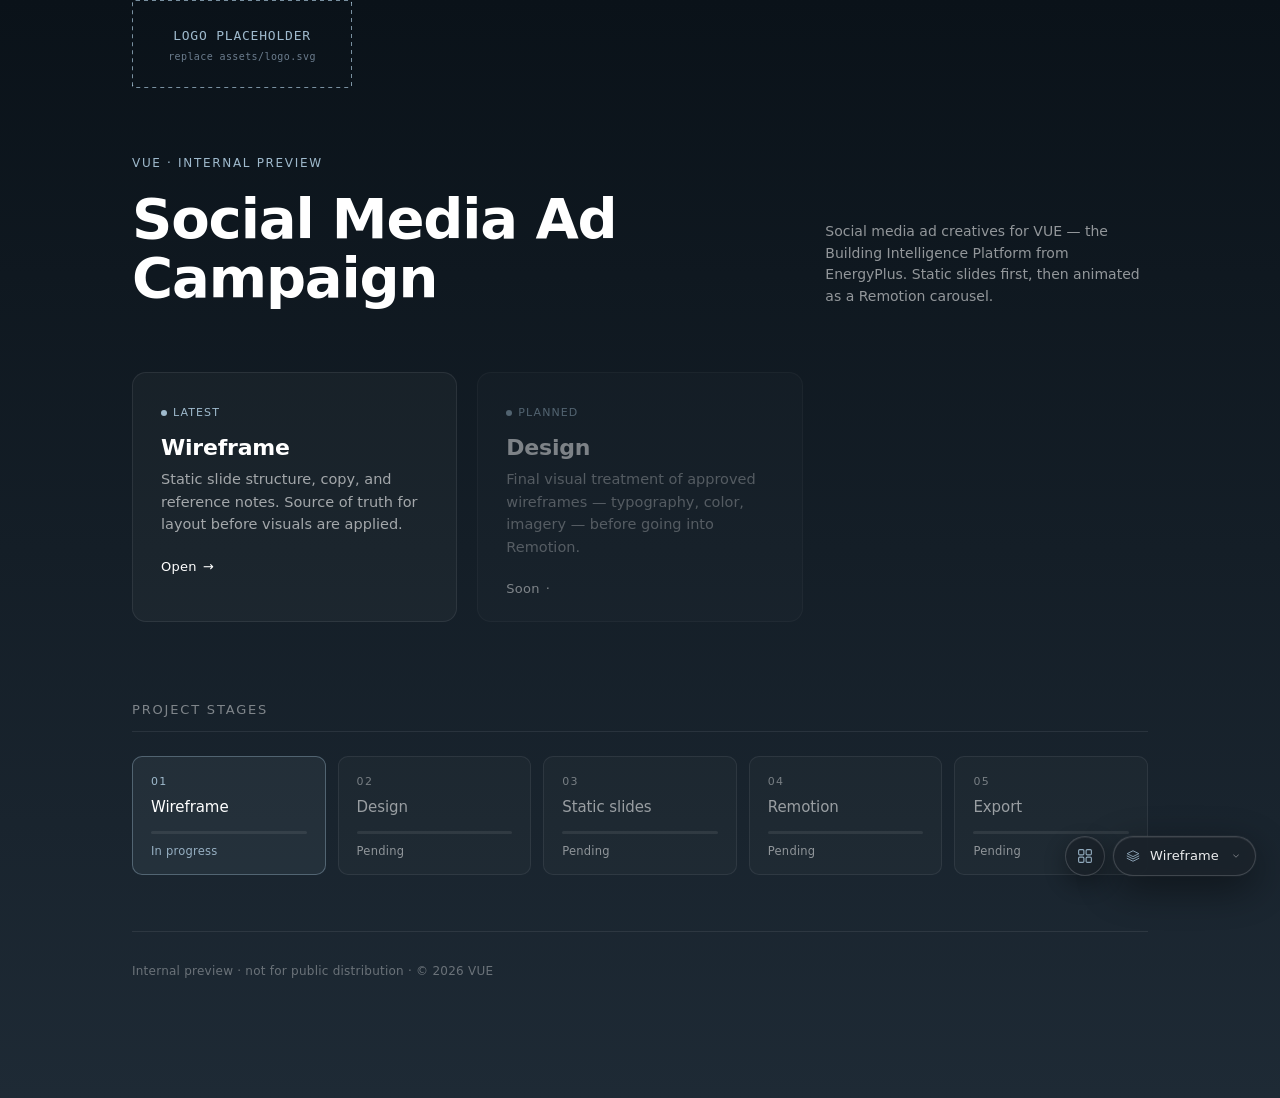
<file: index.html>
<!DOCTYPE html>
<html lang="en">
<head>
<meta charset="UTF-8">
<meta name="viewport" content="width=device-width, initial-scale=1.0">
<meta name="robots" content="noindex, nofollow">
<title>VUE SMM — Preview Dashboard</title>

<!--
  Favicon: studio-blue square with brand initial. Only the letter changes
  per project (V); the fill color stays locked.
-->
<link rel="icon" href="data:image/svg+xml,%3Csvg xmlns='http://www.w3.org/2000/svg' viewBox='0 0 100 100'%3E%3Crect width='100' height='100' fill='%23116490'/%3E%3Ctext x='50' y='62' text-anchor='middle' font-family='system-ui,sans-serif' font-weight='700' font-size='42' fill='white'%3EV%3C/text%3E%3C/svg%3E">

<link rel="stylesheet" href="shared/service-menu.css">

<style>
/* ─────────────────────────────────────────────────────────────────
   Launcher palette — studio-fixed. Don't repaint per project.
   Brand expression lives inside concept pages, not in the launcher.
   ─────────────────────────────────────────────────────────────── */
:root {
  --brand-blue:       #116490;
  --brand-blue-dark:  #0d4f72;
  --brand-blue-light: #9FBACD;
  --brand-blue-pale:  #e8f2f7;

  --bg-top:    #0a1219;
  --bg-bottom: #1e2a35;
  --charcoal:  #1e2a35;
  --white:     #fff;
  --border:    #d8e5ed;
}

/* ─────────────────────────────────────────────────────────────────
   Reset + base
   ─────────────────────────────────────────────────────────────── */
* { box-sizing: border-box; margin: 0; padding: 0; }

html, body {
  font-family: ui-sans-serif, system-ui, -apple-system, "Segoe UI", Roboto, "Helvetica Neue", Arial, sans-serif;
  -webkit-font-smoothing: antialiased;
  background: var(--charcoal);
  color: var(--white);
  min-height: 100%;
}

body {
  min-height: 100vh;
  display: flex;
  flex-direction: column;
  background: linear-gradient(180deg, var(--bg-top) 0%, var(--bg-bottom) 100%);
}

.launcher {
  flex: 1;
  max-width: 1080px;
  width: 100%;
  margin: 0 auto;
  padding: 0 32px 120px;          /* logo sticks to viewport top */
}

/* ─── Logo (top-left, h=88px, attached to top edge) ───────────── */

.launcher__logo {
  display: block;
  height: 88px;
  margin-bottom: 64px;
}
.launcher__logo img {
  display: block;
  height: 100%;
  width: auto;
}

/* ─── Header (2:1 grid — title + subtitle in right column) ───── */

.launcher__header {
  display: grid;
  grid-template-columns: 2fr 1fr;
  gap: 48px;
  align-items: end;
  margin-bottom: 64px;
}

.launcher__eyebrow {
  display: inline-block;
  font-size: 12px;
  font-weight: 500;
  text-transform: uppercase;
  letter-spacing: 0.14em;
  color: var(--brand-blue-light);
  margin-bottom: 20px;
}

.launcher__title {
  font-size: clamp(32px, 5vw, 56px);
  font-weight: 700;
  letter-spacing: -0.02em;
  line-height: 1.05;
}

.launcher__subtitle {
  font-size: 14px;
  line-height: 1.55;
  color: rgba(255, 255, 255, 0.55);
}

@media (max-width: 760px) {
  .launcher__header {
    grid-template-columns: 1fr;
    gap: 16px;
    align-items: start;
  }
}

/* ─── Version cards grid ──────────────────────────────────────── */

.launcher__grid {
  display: grid;
  grid-template-columns: repeat(auto-fill, minmax(320px, 1fr));
  gap: 20px;
  margin-bottom: 64px;
}

.version-card {
  display: block;
  padding: 28px 28px 24px;
  background: rgba(255, 255, 255, 0.03);
  border: 1px solid rgba(255, 255, 255, 0.08);
  border-radius: 14px;
  text-decoration: none;
  color: inherit;
  transition: transform 240ms ease, background 240ms ease, border-color 240ms ease;
}

.version-card:hover {
  transform: translateY(-2px);
  background: rgba(255, 255, 255, 0.05);
  border-color: rgba(255, 255, 255, 0.16);
}

.version-card__tag {
  display: inline-flex;
  align-items: center;
  gap: 6px;
  font-size: 11px;
  font-weight: 500;
  text-transform: uppercase;
  letter-spacing: 0.1em;
  color: var(--brand-blue-light);
  margin-bottom: 16px;
}

.version-card__tag::before {
  content: "";
  width: 6px;
  height: 6px;
  border-radius: 50%;
  background: currentColor;
}

.version-card__title {
  font-size: 22px;
  font-weight: 600;
  letter-spacing: -0.01em;
  margin-bottom: 8px;
}

.version-card__desc {
  font-size: 14.5px;
  line-height: 1.55;
  color: rgba(255, 255, 255, 0.6);
  margin-bottom: 20px;
}

.version-card__cta {
  font-size: 13px;
  font-weight: 500;
  letter-spacing: 0.02em;
  color: var(--white);
  display: inline-flex;
  align-items: center;
  gap: 6px;
}

.version-card__cta::after {
  content: "→";
  transition: transform 200ms ease;
  display: inline-block;
}

.version-card:hover .version-card__cta::after {
  transform: translateX(4px);
}

.version-card[data-status="planned"] {
  opacity: 0.45;
  cursor: default;
  pointer-events: none;
}

.version-card[data-status="planned"] .version-card__cta::after {
  content: "·";
}

/* ─── Section heading ────────────────────────────────────────── */

.launcher__section-title {
  font-size: 13px;
  font-weight: 500;
  text-transform: uppercase;
  letter-spacing: 0.14em;
  color: rgba(255, 255, 255, 0.45);
  margin: 80px 0 24px;
  padding-bottom: 14px;
  border-bottom: 1px solid rgba(255, 255, 255, 0.08);
}

/* ─── Project stages ─────────────────────────────────────────── */

.stage-track {
  display: grid;
  grid-template-columns: repeat(5, minmax(0, 1fr));
  gap: 12px;
  list-style: none;
  margin: 0;
  padding: 0;
}

.stage {
  position: relative;
  padding: 18px 18px 16px;
  background: rgba(255, 255, 255, 0.025);
  border: 1px solid rgba(255, 255, 255, 0.07);
  border-radius: 10px;
  transition: background 200ms ease, border-color 200ms ease;
}

.stage[data-status="done"] {
  background: rgba(79, 197, 156, 0.05);
  border-color: rgba(79, 197, 156, 0.22);
}

.stage[data-status="active"] {
  background: rgba(159, 186, 205, 0.08);
  border-color: rgba(159, 186, 205, 0.38);
}

.stage__index {
  font-size: 11px;
  font-weight: 500;
  letter-spacing: 0.12em;
  color: rgba(255, 255, 255, 0.4);
  font-variant-numeric: tabular-nums;
  margin-bottom: 10px;
}

.stage[data-status="done"]   .stage__index { color: #4fc59c; }
.stage[data-status="active"] .stage__index { color: var(--brand-blue-light); }

.stage__name {
  font-size: 15px;
  font-weight: 500;
  color: var(--white);
  letter-spacing: -0.005em;
  margin-bottom: 14px;
  line-height: 1.25;
}

.stage[data-status="pending"] .stage__name { color: rgba(255, 255, 255, 0.55); }

.stage__progress {
  height: 3px;
  background: rgba(255, 255, 255, 0.08);
  border-radius: 2px;
  overflow: hidden;
  margin-bottom: 10px;
}

.stage__progress span {
  display: block;
  height: 100%;
  background: rgba(255, 255, 255, 0.2);
  border-radius: 2px;
  transition: width 600ms ease;
}

.stage[data-status="done"]   .stage__progress span { background: #4fc59c; }
.stage[data-status="active"] .stage__progress span { background: var(--brand-blue-light); }

.stage__status {
  font-size: 11.5px;
  letter-spacing: 0.02em;
  color: rgba(255, 255, 255, 0.5);
  font-variant-numeric: tabular-nums;
}

.stage[data-status="done"]   .stage__status { color: rgba(79, 197, 156, 0.9); }
.stage[data-status="active"] .stage__status { color: rgba(159, 186, 205, 0.92); }

@media (max-width: 760px) {
  .stage-track { grid-template-columns: 1fr 1fr; }
}

@media (max-width: 480px) {
  .stage-track { grid-template-columns: 1fr; }
}

/* ─── Footer ──────────────────────────────────────────────────── */

.launcher__footer {
  font-size: 12px;
  color: rgba(255, 255, 255, 0.35);
  letter-spacing: 0.02em;
  margin-top: 56px;
  padding-top: 32px;
  border-top: 1px solid rgba(255, 255, 255, 0.08);
}
</style>
</head>
<body>

<!--
  Per-page chip config — feeds shared/service-menu.js.
  Edit VERSIONS as new preview folders come online.
  (Design slot will be added once the design concept is built.)
-->
<script>
  window.PREVIEW_PROJECT_NAME = "VUE SMM";
  window.PREVIEW_DEFAULT_VERSION = "wireframe";
  window.PREVIEW_VERSIONS = [
    { id: "wireframe", label: "Wireframe", desc: "Static slide structure & copy",   path: "wireframe/" },
    { id: "launcher",  label: "Launcher",  desc: "Index of all preview versions",   path: "" }
  ];
</script>

<main class="launcher">

  <!-- assets/logo.svg is a PLACEHOLDER mark — replace with the real VUE mark
       before showing externally. Keeps height: 88px. -->
  <a class="launcher__logo" href="./" aria-label="VUE SMM">
    <img src="assets/logo.svg" alt="VUE SMM">
  </a>

  <header class="launcher__header">
    <div class="launcher__header-main">
      <span class="launcher__eyebrow">VUE · Internal Preview</span>
      <h1 class="launcher__title">Social Media Ad Campaign</h1>
    </div>
    <p class="launcher__subtitle">
      Social media ad creatives for VUE — the Building Intelligence Platform from EnergyPlus. Static slides first, then animated as a Remotion carousel.
    </p>
  </header>

  <!-- ── Version cards ─────────────────────────────────────────
       Statuses:
         (default)             — interactive
         data-status="planned" — dimmed, not clickable yet
  -->
  <div class="launcher__grid">
    <a class="version-card" href="wireframe/">
      <span class="version-card__tag">Latest</span>
      <h2 class="version-card__title">Wireframe</h2>
      <p class="version-card__desc">
        Static slide structure, copy, and reference notes. Source of truth for layout before visuals are applied.
      </p>
      <span class="version-card__cta">Open</span>
    </a>

    <a class="version-card" data-status="planned" href="#">
      <span class="version-card__tag">Planned</span>
      <h2 class="version-card__title">Design</h2>
      <p class="version-card__desc">
        Final visual treatment of approved wireframes — typography, color, imagery — before going into Remotion.
      </p>
      <span class="version-card__cta">Soon</span>
    </a>
  </div>

  <h2 class="launcher__section-title">Project stages</h2>
  <ol class="stage-track">
    <li class="stage" data-status="active">
      <div class="stage__index">01</div>
      <div class="stage__name">Wireframe</div>
      <div class="stage__progress"><span style="width: 0%"></span></div>
      <div class="stage__status">In progress</div>
    </li>
    <li class="stage" data-status="pending">
      <div class="stage__index">02</div>
      <div class="stage__name">Design</div>
      <div class="stage__progress"><span style="width: 0%"></span></div>
      <div class="stage__status">Pending</div>
    </li>
    <li class="stage" data-status="pending">
      <div class="stage__index">03</div>
      <div class="stage__name">Static slides</div>
      <div class="stage__progress"><span style="width: 0%"></span></div>
      <div class="stage__status">Pending</div>
    </li>
    <li class="stage" data-status="pending">
      <div class="stage__index">04</div>
      <div class="stage__name">Remotion</div>
      <div class="stage__progress"><span style="width: 0%"></span></div>
      <div class="stage__status">Pending</div>
    </li>
    <li class="stage" data-status="pending">
      <div class="stage__index">05</div>
      <div class="stage__name">Export</div>
      <div class="stage__progress"><span style="width: 0%"></span></div>
      <div class="stage__status">Pending</div>
    </li>
  </ol>

  <p class="launcher__footer">
    Internal preview · not for public distribution · © 2026 VUE
  </p>
</main>

<script defer src="shared/service-menu.js"></script>
</body>
</html>
</file>
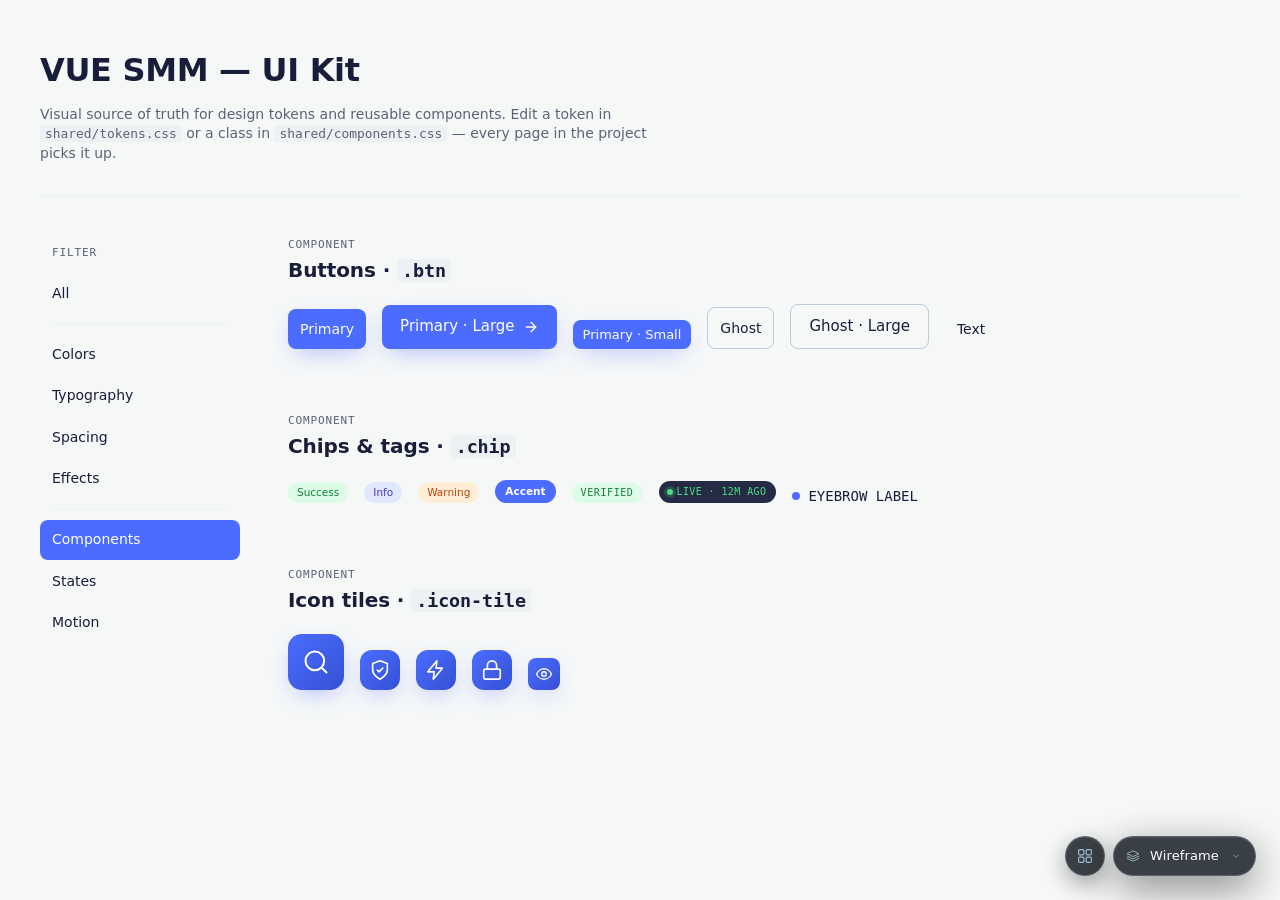
<file: uikit/index.html>
<!DOCTYPE html>
<html lang="en">
<head>
<meta charset="UTF-8">
<meta name="viewport" content="width=device-width, initial-scale=1.0">
<meta name="robots" content="noindex, nofollow">
<title>VUE SMM — UI Kit</title>

<link rel="icon" href="data:image/svg+xml,%3Csvg xmlns='http://www.w3.org/2000/svg' viewBox='0 0 100 100'%3E%3Crect width='100' height='100' rx='22' fill='%234B6CFF'/%3E%3Ctext x='50' y='62' text-anchor='middle' font-family='system-ui,sans-serif' font-weight='700' font-size='42' fill='white'%3EV%3C/text%3E%3C/svg%3E">

<!-- Single source of truth: tokens + components -->
<link rel="stylesheet" href="../shared/tokens.css">
<link rel="stylesheet" href="../shared/components.css">
<link rel="stylesheet" href="../shared/service-menu.css">

<style>
/* ════════════════════════════════════════════════════════════════
   UI KIT — page-specific layout. All component styling lives in
   shared/components.css. Tokens come from shared/tokens.css.
   ──────────────────────────────────────────────────────────── */

* { box-sizing: border-box; margin: 0; padding: 0; }
html, body { min-height: 100%; }

body {
  font-family: var(--font-sans);
  font-size: var(--text-body);
  line-height: 1.4;
  color: var(--color-ink);
  background: var(--color-paper);
  -webkit-font-smoothing: antialiased;
  -moz-osx-font-smoothing: grayscale;
  padding: var(--space-12) var(--space-6) 120px;
}

img, svg { display: block; max-width: 100%; }
button { font: inherit; cursor: pointer; }
code {
  font-family: var(--font-mono);
  font-size: 0.92em;
  padding: 1px 5px;
  background: var(--color-border-light);
  border-radius: var(--radius-sm);
}

/* ─── Page header ──────────────────────────────────────────── */

.lib {
  max-width: 1200px;
  margin: 0 auto;
  display: flex;
  flex-direction: column;
  gap: var(--space-10);
}
.lib__header {
  display: flex;
  flex-direction: column;
  gap: var(--space-3);
  padding-bottom: var(--space-8);
  border-bottom: 1px solid var(--color-border-light);
}
.lib__header h1 {
  font-size: var(--text-h2);
  font-weight: 700;
  letter-spacing: -0.01em;
}
.lib__header p {
  font-size: var(--text-small);
  color: var(--color-mute);
  max-width: 640px;
}

/* ─── Two-column layout: sticky sidebar + content ──────────── */

.lib__layout {
  display: grid;
  grid-template-columns: 200px 1fr;
  gap: var(--space-12);
  align-items: flex-start;
}
.lib__sidebar { position: sticky; top: var(--space-8); }
.lib__content {
  display: flex;
  flex-direction: column;
  gap: var(--space-16);
  min-width: 0;
}

/* ─── Filter nav ───────────────────────────────────────────── */

.lib-nav { display: flex; flex-direction: column; gap: 2px; }
.lib-nav__heading {
  font-family: var(--font-mono);
  font-size: 11px;
  font-weight: 500;
  color: var(--color-mute);
  letter-spacing: 0.08em;
  text-transform: uppercase;
  padding: var(--space-2) var(--space-3);
  margin-bottom: var(--space-1);
}
.lib-nav__item {
  text-align: left;
  padding: 10px var(--space-3);
  font-family: var(--font-sans);
  font-size: var(--text-small);
  font-weight: 500;
  color: var(--color-ink);
  background: transparent;
  border: 0;
  border-radius: var(--radius-md);
  cursor: pointer;
  transition: background var(--duration-fast) ease, color var(--duration-fast) ease;
  white-space: nowrap;
}
.lib-nav__item:hover { background: var(--color-border-light); }
.lib-nav__item.is-active {
  background: var(--color-accent);
  color: var(--color-white);
}
.lib-nav__divider {
  height: 1px;
  background: var(--color-border-light);
  margin: var(--space-2) var(--space-3);
}

/* ─── Filter behavior ──────────────────────────────────────── */

.lib[data-filter]              .lib-section { display: none; }
.lib[data-filter="all"]        .lib-section,
.lib[data-filter="colors"]     .lib-section[data-category="colors"],
.lib[data-filter="typography"] .lib-section[data-category="typography"],
.lib[data-filter="spacing"]    .lib-section[data-category="spacing"],
.lib[data-filter="effects"]    .lib-section[data-category="effects"],
.lib[data-filter="components"] .lib-section[data-category="components"],
.lib[data-filter="states"]     .lib-section[data-category="states"],
.lib[data-filter="motion"]     .lib-section[data-category="motion"] {
  display: flex;
}

/* ─── Section block ────────────────────────────────────────── */

.lib-section {
  display: flex;
  flex-direction: column;
  gap: var(--space-5);
}
.lib-section__head { display: flex; flex-direction: column; gap: var(--space-1); }
.lib-section__title {
  font-family: var(--font-mono);
  font-size: 11px;
  font-weight: 500;
  color: var(--color-mute);
  letter-spacing: 0.08em;
  text-transform: uppercase;
}
.lib-section__heading {
  font-size: var(--text-h3);
  font-weight: 600;
  letter-spacing: -0.005em;
  color: var(--color-ink);
}

/* ─── Showcase rows / grids ────────────────────────────────── */

.showcase {
  display: flex;
  flex-wrap: wrap;
  gap: var(--space-4);
  align-items: flex-end;
}
.showcase--grid-4 { display: grid; grid-template-columns: repeat(4, 1fr); gap: var(--space-4); }
.showcase--grid-6 { display: grid; grid-template-columns: repeat(6, 1fr); gap: var(--space-3); }

@media (max-width: 880px) {
  .showcase--grid-4 { grid-template-columns: repeat(2, 1fr); }
  .showcase--grid-6 { grid-template-columns: repeat(3, 1fr); }
}

/* ─── Color swatches ───────────────────────────────────────── */

.swatch { display: flex; flex-direction: column; gap: var(--space-2); }
.swatch__chip {
  width: 100%;
  height: 80px;
  border-radius: var(--radius-lg);
  border: 1px solid var(--color-border-light);
}
.swatch__meta { display: flex; flex-direction: column; gap: 2px; }
.swatch__name { font-size: 12px; font-weight: 600; color: var(--color-ink); }
.swatch__token {
  font-family: var(--font-mono);
  font-size: 10px;
  color: var(--color-mute);
}

/* ─── Type sample rows ─────────────────────────────────────── */

.type-row {
  display: grid;
  grid-template-columns: 120px 80px 1fr;
  gap: var(--space-4);
  align-items: baseline;
  padding: var(--space-3) 0;
  border-bottom: 1px solid var(--color-border-light);
}
.type-row:last-child { border-bottom: 0; }
.type-row__label {
  font-family: var(--font-mono);
  font-size: 11px;
  color: var(--color-mute);
  text-transform: uppercase;
  letter-spacing: 0.06em;
}
.type-row__size {
  font-family: var(--font-mono);
  font-size: 11px;
  color: var(--color-mute);
}
.type-row__sample { color: var(--color-ink); }

/* ─── Spacing visual ───────────────────────────────────────── */

.space-row {
  display: flex;
  align-items: center;
  gap: var(--space-4);
  padding: var(--space-2) 0;
}
.space-row__bar {
  height: 16px;
  background: var(--color-accent);
  border-radius: 2px;
}
.space-row__label {
  font-family: var(--font-mono);
  font-size: 11px;
  color: var(--color-mute);
  min-width: 140px;
}

/* ─── Demo tiles for radii / shadows ───────────────────────── */

.demo-tile {
  display: flex;
  flex-direction: column;
  align-items: center;
  gap: var(--space-2);
}
.demo-tile__box {
  width: 100%;
  height: 80px;
  background: var(--color-white);
  border: 1px solid var(--color-border-light);
}
.demo-tile__box--shadow { border: 0; }
.demo-tile__caption {
  font-family: var(--font-mono);
  font-size: 10px;
  color: var(--color-mute);
}

/* ─── States section — locked button states ───────────────── */

.state-row {
  display: grid;
  grid-template-columns: 120px 1fr;
  gap: var(--space-4);
  align-items: center;
  padding: var(--space-3) 0;
  border-bottom: 1px solid var(--color-border-light);
}
.state-row:last-child { border-bottom: 0; }
.state-row__label {
  font-family: var(--font-mono);
  font-size: 11px;
  color: var(--color-mute);
  text-transform: uppercase;
  letter-spacing: 0.06em;
}
/* Force visual states for static demo (matches the rules in components.css) */
.btn[data-state="hover"].btn--primary {
  background: var(--color-accent-deep);
  transform: translateY(-1px);
}
.btn[data-state="active"].btn--primary {
  background: var(--color-accent-deep);
  transform: translateY(0);
}
.btn[data-state="focus"] {
  outline: 2px solid var(--color-accent);
  outline-offset: 2px;
}

/* ─── Motion section — animation primitives ────────────────── */

.motion-row {
  display: grid;
  grid-template-columns: 140px 1fr 200px;
  gap: var(--space-4);
  align-items: center;
  padding: var(--space-4) 0;
  border-bottom: 1px solid var(--color-border-light);
}
.motion-row:last-child { border-bottom: 0; }
.motion-row__label {
  font-family: var(--font-mono);
  font-size: 11px;
  color: var(--color-mute);
  text-transform: uppercase;
  letter-spacing: 0.06em;
}
.motion-row__demo {
  height: 60px;
  display: flex;
  align-items: center;
  justify-content: flex-start;
}
.motion-row__caption {
  font-family: var(--font-mono);
  font-size: 11px;
  color: var(--color-mute);
}

.demo-dot {
  width: 24px; height: 24px;
  border-radius: 50%;
  background: var(--color-accent);
}
.demo-box {
  width: 60px; height: 40px;
  border-radius: var(--radius-md);
  background: var(--color-accent);
}

@keyframes demo-pulse {
  0%, 100% { transform: scale(0.85); opacity: 0.6; }
  50%      { transform: scale(1.15); opacity: 1; }
}
@keyframes demo-fade-in {
  0%   { opacity: 0; }
  60%  { opacity: 1; }
  100% { opacity: 1; }
}
@keyframes demo-scale-fade {
  0%   { opacity: 0; transform: scale(0.85); }
  60%  { opacity: 1; transform: scale(1); }
  100% { opacity: 1; transform: scale(1); }
}
@keyframes demo-slide-up {
  0%   { opacity: 0; transform: translateY(12px); }
  60%  { opacity: 1; transform: translateY(0); }
  100% { opacity: 1; transform: translateY(0); }
}
@keyframes demo-shimmer {
  0%   { background-position: -200px 0; }
  100% { background-position: 200px 0; }
}

.anim--pulse      { animation: demo-pulse      2.4s ease-in-out infinite; }
.anim--fade-in    { animation: demo-fade-in    2s   ease-out         infinite; }
.anim--scale-fade { animation: demo-scale-fade 2s   var(--ease-back) infinite; }
.anim--slide-up   { animation: demo-slide-up   2s   var(--ease-out)  infinite; }
.anim--shimmer {
  width: 200px; height: 16px; border-radius: var(--radius-sm);
  background: linear-gradient(90deg, var(--color-border-light) 0%, var(--color-paper) 50%, var(--color-border-light) 100%);
  background-size: 400px 100%;
  animation: demo-shimmer 1.6s linear infinite;
}

/* ─── Mobile: collapse sidebar ─────────────────────────────── */

@media (max-width: 880px) {
  .lib__layout { grid-template-columns: 1fr; gap: var(--space-6); }
  .lib__sidebar { position: static; }
  .lib-nav { flex-direction: row; flex-wrap: wrap; gap: var(--space-1); }
  .lib-nav__heading { display: none; }
  .lib-nav__divider { display: none; }
  .lib-nav__item { padding: var(--space-2) var(--space-3); }
}
</style>
</head>
<body>

<main class="lib" data-filter="components">

<header class="lib__header">
  <h1>VUE SMM — UI Kit</h1>
  <p>Visual source of truth for design tokens and reusable components. Edit a token in <code>shared/tokens.css</code> or a class in <code>shared/components.css</code> — every page in the project picks it up.</p>
</header>

<div class="lib__layout">

  <aside class="lib__sidebar">
    <nav class="lib-nav" aria-label="Library filter">
      <span class="lib-nav__heading">Filter</span>
      <button class="lib-nav__item" data-filter="all"        type="button">All</button>
      <div class="lib-nav__divider"></div>
      <button class="lib-nav__item" data-filter="colors"     type="button">Colors</button>
      <button class="lib-nav__item" data-filter="typography" type="button">Typography</button>
      <button class="lib-nav__item" data-filter="spacing"    type="button">Spacing</button>
      <button class="lib-nav__item" data-filter="effects"    type="button">Effects</button>
      <div class="lib-nav__divider"></div>
      <button class="lib-nav__item is-active" data-filter="components" type="button">Components</button>
      <button class="lib-nav__item" data-filter="states"     type="button">States</button>
      <button class="lib-nav__item" data-filter="motion"     type="button">Motion</button>
    </nav>
  </aside>

  <div class="lib__content">

  <!-- ════════════════════════════════════════════════════════
       COLORS
       ════════════════════════════════════════════════════════ -->
  <section class="lib-section" data-category="colors">
    <div class="lib-section__head">
      <span class="lib-section__title">Tokens · Colors</span>
      <h2 class="lib-section__heading">Palette</h2>
    </div>
    <div class="showcase showcase--grid-6">
      <div class="swatch"><div class="swatch__chip" style="background:var(--color-accent)"></div><div class="swatch__meta"><span class="swatch__name">Accent</span><span class="swatch__token">--color-accent</span></div></div>
      <div class="swatch"><div class="swatch__chip" style="background:var(--color-accent-deep)"></div><div class="swatch__meta"><span class="swatch__name">Accent deep</span><span class="swatch__token">--color-accent-deep</span></div></div>
      <div class="swatch"><div class="swatch__chip" style="background:var(--color-accent-soft)"></div><div class="swatch__meta"><span class="swatch__name">Accent soft</span><span class="swatch__token">--color-accent-soft</span></div></div>
      <div class="swatch"><div class="swatch__chip" style="background:var(--color-ink)"></div><div class="swatch__meta"><span class="swatch__name">Ink</span><span class="swatch__token">--color-ink</span></div></div>
      <div class="swatch"><div class="swatch__chip" style="background:var(--color-mute)"></div><div class="swatch__meta"><span class="swatch__name">Mute</span><span class="swatch__token">--color-mute</span></div></div>
      <div class="swatch"><div class="swatch__chip" style="background:var(--color-paper)"></div><div class="swatch__meta"><span class="swatch__name">Paper</span><span class="swatch__token">--color-paper</span></div></div>
      <div class="swatch"><div class="swatch__chip" style="background:var(--color-divider)"></div><div class="swatch__meta"><span class="swatch__name">Divider</span><span class="swatch__token">--color-divider</span></div></div>
      <div class="swatch"><div class="swatch__chip" style="background:var(--color-success-bg)"></div><div class="swatch__meta"><span class="swatch__name">Success bg</span><span class="swatch__token">--color-success-bg</span></div></div>
      <div class="swatch"><div class="swatch__chip" style="background:var(--color-success-fg)"></div><div class="swatch__meta"><span class="swatch__name">Success fg</span><span class="swatch__token">--color-success-fg</span></div></div>
      <div class="swatch"><div class="swatch__chip" style="background:var(--color-violet-bg)"></div><div class="swatch__meta"><span class="swatch__name">Violet bg</span><span class="swatch__token">--color-violet-bg</span></div></div>
      <div class="swatch"><div class="swatch__chip" style="background:var(--color-warn-bg)"></div><div class="swatch__meta"><span class="swatch__name">Warn bg</span><span class="swatch__token">--color-warn-bg</span></div></div>
      <div class="swatch"><div class="swatch__chip" style="background:var(--color-warn-fg)"></div><div class="swatch__meta"><span class="swatch__name">Warn fg</span><span class="swatch__token">--color-warn-fg</span></div></div>
    </div>
  </section>

  <!-- ════════════════════════════════════════════════════════
       TYPOGRAPHY
       ════════════════════════════════════════════════════════ -->
  <section class="lib-section" data-category="typography">
    <div class="lib-section__head">
      <span class="lib-section__title">Tokens · Typography</span>
      <h2 class="lib-section__heading">Type scale (6 steps)</h2>
    </div>
    <div>
      <div class="type-row">
        <span class="type-row__label">Display</span>
        <span class="type-row__size">56 / 700</span>
        <span class="type-row__sample" style="font-size:56px;font-weight:700;line-height:0.95;letter-spacing:-0.02em;">The quick brown fox.</span>
      </div>
      <div class="type-row">
        <span class="type-row__label">H2</span>
        <span class="type-row__size">32 / 600</span>
        <span class="type-row__sample" style="font-size:32px;font-weight:600;line-height:1.15;letter-spacing:-0.01em;">Section heading goes here.</span>
      </div>
      <div class="type-row">
        <span class="type-row__label">H3</span>
        <span class="type-row__size">20 / 600</span>
        <span class="type-row__sample" style="font-size:20px;font-weight:600;line-height:1.3;">Sub-block heading</span>
      </div>
      <div class="type-row">
        <span class="type-row__label">Body</span>
        <span class="type-row__size">16 / 400</span>
        <span class="type-row__sample" style="font-size:16px;font-weight:400;line-height:1.5;">Body copy is the default reading size — paragraphs, descriptions, supporting text.</span>
      </div>
      <div class="type-row">
        <span class="type-row__label">Small</span>
        <span class="type-row__size">14 / 500</span>
        <span class="type-row__sample" style="font-size:14px;font-weight:500;line-height:1.4;">Small text for bullets, footnotes, secondary labels.</span>
      </div>
      <div class="type-row">
        <span class="type-row__label">Caption</span>
        <span class="type-row__size">12 / 500</span>
        <span class="type-row__sample" style="font-size:12px;font-weight:500;line-height:1.3;color:var(--color-mute);">Caption · meta · timestamps</span>
      </div>
      <div class="type-row">
        <span class="type-row__label">Mono</span>
        <span class="type-row__size">11 / 500</span>
        <span class="type-row__sample" style="font-family:var(--font-mono);font-size:11px;font-weight:500;letter-spacing:0.08em;text-transform:uppercase;color:var(--color-mute);">123,456,789 · TABULAR NUMERALS</span>
      </div>
    </div>
  </section>

  <!-- ════════════════════════════════════════════════════════
       SPACING
       ════════════════════════════════════════════════════════ -->
  <section class="lib-section" data-category="spacing">
    <div class="lib-section__head">
      <span class="lib-section__title">Tokens · Spacing</span>
      <h2 class="lib-section__heading">4px scale</h2>
    </div>
    <div>
      <div class="space-row"><span class="space-row__label">--space-1 (4)</span><div class="space-row__bar" style="width:4px"></div></div>
      <div class="space-row"><span class="space-row__label">--space-2 (8)</span><div class="space-row__bar" style="width:8px"></div></div>
      <div class="space-row"><span class="space-row__label">--space-3 (12)</span><div class="space-row__bar" style="width:12px"></div></div>
      <div class="space-row"><span class="space-row__label">--space-4 (16)</span><div class="space-row__bar" style="width:16px"></div></div>
      <div class="space-row"><span class="space-row__label">--space-5 (20)</span><div class="space-row__bar" style="width:20px"></div></div>
      <div class="space-row"><span class="space-row__label">--space-6 (24)</span><div class="space-row__bar" style="width:24px"></div></div>
      <div class="space-row"><span class="space-row__label">--space-8 (32)</span><div class="space-row__bar" style="width:32px"></div></div>
      <div class="space-row"><span class="space-row__label">--space-10 (40)</span><div class="space-row__bar" style="width:40px"></div></div>
      <div class="space-row"><span class="space-row__label">--space-12 (48)</span><div class="space-row__bar" style="width:48px"></div></div>
      <div class="space-row"><span class="space-row__label">--space-16 (64)</span><div class="space-row__bar" style="width:64px"></div></div>
      <div class="space-row"><span class="space-row__label">--space-20 (80)</span><div class="space-row__bar" style="width:80px"></div></div>
    </div>
  </section>

  <!-- ════════════════════════════════════════════════════════
       EFFECTS — radii + shadows
       ════════════════════════════════════════════════════════ -->
  <section class="lib-section" data-category="effects">
    <div class="lib-section__head">
      <span class="lib-section__title">Tokens · Radii</span>
      <h2 class="lib-section__heading">Corner radius</h2>
    </div>
    <div class="showcase showcase--grid-6">
      <div class="demo-tile"><div class="demo-tile__box" style="border-radius:var(--radius-sm)"></div><span class="demo-tile__caption">--radius-sm · 4</span></div>
      <div class="demo-tile"><div class="demo-tile__box" style="border-radius:var(--radius-md)"></div><span class="demo-tile__caption">--radius-md · 8</span></div>
      <div class="demo-tile"><div class="demo-tile__box" style="border-radius:var(--radius-lg)"></div><span class="demo-tile__caption">--radius-lg · 12</span></div>
      <div class="demo-tile"><div class="demo-tile__box" style="border-radius:var(--radius-xl)"></div><span class="demo-tile__caption">--radius-xl · 14</span></div>
      <div class="demo-tile"><div class="demo-tile__box" style="border-radius:var(--radius-2xl)"></div><span class="demo-tile__caption">--radius-2xl · 16</span></div>
      <div class="demo-tile"><div class="demo-tile__box" style="border-radius:var(--radius-pill);height:40px"></div><span class="demo-tile__caption">--radius-pill</span></div>
    </div>
  </section>

  <section class="lib-section" data-category="effects">
    <div class="lib-section__head">
      <span class="lib-section__title">Tokens · Shadow</span>
      <h2 class="lib-section__heading">Elevation</h2>
    </div>
    <div class="showcase showcase--grid-4">
      <div class="demo-tile"><div class="demo-tile__box demo-tile__box--shadow" style="box-shadow:var(--shadow-island);border-radius:var(--radius-lg)"></div><span class="demo-tile__caption">--shadow-island</span></div>
      <div class="demo-tile"><div class="demo-tile__box demo-tile__box--shadow" style="box-shadow:var(--shadow-card);border-radius:var(--radius-xl)"></div><span class="demo-tile__caption">--shadow-card</span></div>
      <div class="demo-tile"><div class="demo-tile__box demo-tile__box--shadow" style="box-shadow:var(--shadow-accent);border-radius:var(--radius-md);background:var(--color-accent)"></div><span class="demo-tile__caption">--shadow-accent</span></div>
      <div class="demo-tile"><div class="demo-tile__box demo-tile__box--shadow" style="box-shadow:var(--shadow-chip);border-radius:var(--radius-md)"></div><span class="demo-tile__caption">--shadow-chip</span></div>
    </div>
  </section>

  <!-- ════════════════════════════════════════════════════════
       COMPONENTS
       ════════════════════════════════════════════════════════ -->
  <section class="lib-section" data-category="components">
    <div class="lib-section__head">
      <span class="lib-section__title">Component</span>
      <h2 class="lib-section__heading">Buttons · <code>.btn</code></h2>
    </div>
    <div class="showcase">
      <button class="btn btn--primary" type="button">Primary</button>
      <button class="btn btn--primary btn--lg" type="button">
        Primary · Large
        <svg viewBox="0 0 24 24" fill="none" stroke="currentColor" stroke-width="2" stroke-linecap="round" stroke-linejoin="round" aria-hidden="true"><path d="M5 12h14"/><path d="m12 5 7 7-7 7"/></svg>
      </button>
      <button class="btn btn--primary btn--sm" type="button">Primary · Small</button>
      <button class="btn btn--ghost" type="button">Ghost</button>
      <button class="btn btn--ghost btn--lg" type="button">Ghost · Large</button>
      <button class="btn btn--text" type="button">Text</button>
    </div>
  </section>

  <section class="lib-section" data-category="components">
    <div class="lib-section__head">
      <span class="lib-section__title">Component</span>
      <h2 class="lib-section__heading">Chips & tags · <code>.chip</code></h2>
    </div>
    <div class="showcase">
      <span class="chip chip--green">Success</span>
      <span class="chip chip--violet">Info</span>
      <span class="chip chip--orange">Warning</span>
      <span class="chip chip--accent">Accent</span>
      <span class="chip chip--mono chip--green">VERIFIED</span>
      <span class="chip chip--status">Live · 12m ago</span>
      <span class="eyebrow">Eyebrow label</span>
    </div>
  </section>

  <section class="lib-section" data-category="components">
    <div class="lib-section__head">
      <span class="lib-section__title">Component</span>
      <h2 class="lib-section__heading">Icon tiles · <code>.icon-tile</code></h2>
    </div>
    <div class="showcase">
      <span class="icon-tile icon-tile--lg" aria-label="Search">
        <svg viewBox="0 0 24 24" aria-hidden="true"><circle cx="11" cy="11" r="8"/><path d="m21 21-4.3-4.3"/></svg>
      </span>
      <span class="icon-tile" aria-label="Shield check">
        <svg viewBox="0 0 24 24" aria-hidden="true"><path d="M12 22s8-4 8-10V5l-8-3-8 3v7c0 6 8 10 8 10z"/><path d="m9 12 2 2 4-4"/></svg>
      </span>
      <span class="icon-tile" aria-label="Zap">
        <svg viewBox="0 0 24 24" aria-hidden="true"><path d="M13 2 3 14h7l-1 8 10-12h-7l1-8z"/></svg>
      </span>
      <span class="icon-tile" aria-label="Lock">
        <svg viewBox="0 0 24 24" aria-hidden="true"><rect x="3" y="11" width="18" height="11" rx="2"/><path d="M7 11V7a5 5 0 0 1 10 0v4"/></svg>
      </span>
      <span class="icon-tile icon-tile--sm" aria-label="Eye">
        <svg viewBox="0 0 24 24" aria-hidden="true"><path d="M2 12s3-7 10-7 10 7 10 7-3 7-10 7-10-7-10-7z"/><circle cx="12" cy="12" r="3"/></svg>
      </span>
    </div>
  </section>

  <!-- ════════════════════════════════════════════════════════
       STATES — locked button states for visual reference
       ════════════════════════════════════════════════════════ -->
  <section class="lib-section" data-category="states">
    <div class="lib-section__head">
      <span class="lib-section__title">Patterns</span>
      <h2 class="lib-section__heading">Button states · <code>.btn--primary</code></h2>
    </div>
    <div>
      <div class="state-row">
        <span class="state-row__label">Default</span>
        <div><button class="btn btn--primary" type="button">Click me</button></div>
      </div>
      <div class="state-row">
        <span class="state-row__label">Hover</span>
        <div><button class="btn btn--primary" data-state="hover" type="button">Click me</button></div>
      </div>
      <div class="state-row">
        <span class="state-row__label">Active</span>
        <div><button class="btn btn--primary" data-state="active" type="button">Click me</button></div>
      </div>
      <div class="state-row">
        <span class="state-row__label">Focus</span>
        <div><button class="btn btn--primary" data-state="focus" type="button">Click me</button></div>
      </div>
      <div class="state-row">
        <span class="state-row__label">Disabled</span>
        <div><button class="btn btn--primary" type="button" disabled>Click me</button></div>
      </div>
    </div>
  </section>

  <!-- ════════════════════════════════════════════════════════
       MOTION — animation primitives
       ════════════════════════════════════════════════════════ -->
  <section class="lib-section" data-category="motion">
    <div class="lib-section__head">
      <span class="lib-section__title">Patterns</span>
      <h2 class="lib-section__heading">Motion primitives</h2>
    </div>
    <div>
      <div class="motion-row">
        <span class="motion-row__label">Pulse</span>
        <div class="motion-row__demo"><span class="demo-dot anim--pulse"></span></div>
        <span class="motion-row__caption">scale 0.85 ↔ 1.15 · 2.4s · ease-in-out · loop</span>
      </div>
      <div class="motion-row">
        <span class="motion-row__label">Fade in</span>
        <div class="motion-row__demo"><span class="demo-dot anim--fade-in"></span></div>
        <span class="motion-row__caption">opacity 0 → 1 · 2s · ease-out · loop</span>
      </div>
      <div class="motion-row">
        <span class="motion-row__label">Scale + fade</span>
        <div class="motion-row__demo"><span class="demo-box anim--scale-fade"></span></div>
        <span class="motion-row__caption">scale 0.85 → 1 · 2s · --ease-back · loop</span>
      </div>
      <div class="motion-row">
        <span class="motion-row__label">Slide up</span>
        <div class="motion-row__demo"><span class="demo-box anim--slide-up"></span></div>
        <span class="motion-row__caption">translateY 12 → 0 · 2s · --ease-out · loop</span>
      </div>
      <div class="motion-row">
        <span class="motion-row__label">Shimmer</span>
        <div class="motion-row__demo"><span class="anim--shimmer"></span></div>
        <span class="motion-row__caption">loading skeleton · 1.6s · linear · loop</span>
      </div>
    </div>
  </section>

  </div><!-- /.lib__content -->
</div><!-- /.lib__layout -->

</main>

<script>
  window.PREVIEW_PROJECT_NAME = "VUE SMM";
  window.PREVIEW_DEFAULT_VERSION = "wireframe";
  window.PREVIEW_VERSIONS = [
    { id: "wireframe", label: "Wireframe", desc: "Static slide structure & copy", path: "../wireframe/" },
    { id: "launcher",  label: "Launcher",  desc: "Index of all preview versions", path: "../" }
  ];
</script>
<script defer src="../shared/service-menu.js"></script>

<script>
  /* ── Filter nav (left sidebar) ─────────────────────────────
     Click a filter pill → set data-filter on .lib root.
     CSS hides .lib-section that don't match active category. */
  (function () {
    const lib   = document.querySelector('.lib');
    const items = document.querySelectorAll('.lib-nav__item');
    items.forEach(item => {
      item.addEventListener('click', () => {
        lib.dataset.filter = item.dataset.filter;
        items.forEach(x => x.classList.toggle('is-active', x === item));
      });
    });
  })();
</script>

</body>
</html>
</file>
<file: shared/service-menu.css>
/* Service Menu — preview-only floating navigator. Disabled in production builds.
   Layout: flex container at bottom-right with grid-toggle (left) + version capsule.
   Uses var(--color-accent) for the active grid-toggle state with hardcoded fallback,
   so it works whether or not tokens.css is loaded. */

.service-menu {
  position: fixed;
  right: 24px;
  bottom: 24px;
  z-index: 99999;
  display: flex;
  align-items: center;
  gap: 8px;
  font-family: ui-sans-serif, system-ui, -apple-system, "Segoe UI", Roboto, "Helvetica Neue", Arial, sans-serif;
  font-size: 13px;
  line-height: 1.4;
  color: #f5f5f5;
  -webkit-font-smoothing: antialiased;
  user-select: none;
}

.service-menu * { box-sizing: border-box; }

.service-menu__capsule {
  display: inline-flex;
  align-items: center;
  gap: 10px;
  padding: 10px 14px 10px 12px;
  background: rgba(28, 34, 42, 0.94);
  backdrop-filter: saturate(160%) blur(12px);
  -webkit-backdrop-filter: saturate(160%) blur(12px);
  border: 1px solid rgba(255, 255, 255, 0.18);
  border-radius: 999px;
  box-shadow:
    0 12px 40px rgba(0, 0, 0, 0.5),
    0 0 0 1px rgba(255, 255, 255, 0.04),
    inset 0 1px 0 rgba(255, 255, 255, 0.08);
  cursor: pointer;
  opacity: 0.92;
  color: #f5f5f5;
  font: inherit;
  transition: opacity 200ms ease, transform 200ms ease, background 200ms ease, border-color 200ms ease;
}

.service-menu:hover .service-menu__capsule,
.service-menu[data-open="true"] .service-menu__capsule {
  opacity: 1;
  background: rgba(34, 42, 52, 1);
  border-color: rgba(255, 255, 255, 0.26);
}

.service-menu[data-open="true"] .service-menu__capsule {
  transform: translateY(-2px);
}

.service-menu__icon {
  width: 14px;
  height: 14px;
  flex-shrink: 0;
  opacity: 1;
  color: #9FBACD;
}

.service-menu__label {
  font-weight: 500;
  letter-spacing: 0.01em;
  white-space: nowrap;
  color: #ffffff;
}

.service-menu__caret {
  width: 10px;
  height: 10px;
  margin-left: 2px;
  opacity: 0.55;
  transition: transform 200ms ease;
}

.service-menu[data-open="true"] .service-menu__caret {
  transform: rotate(180deg);
}

.service-menu__panel {
  position: absolute;
  right: 0;
  bottom: calc(100% + 10px);
  min-width: 300px;
  padding: 6px;
  background: rgba(28, 34, 42, 0.98);
  backdrop-filter: saturate(160%) blur(14px);
  -webkit-backdrop-filter: saturate(160%) blur(14px);
  border: 1px solid rgba(255, 255, 255, 0.18);
  border-radius: 12px;
  box-shadow:
    0 24px 64px rgba(0, 0, 0, 0.6),
    0 0 0 1px rgba(255, 255, 255, 0.04),
    inset 0 1px 0 rgba(255, 255, 255, 0.08);
  opacity: 0;
  transform: translateY(6px);
  pointer-events: none;
  transition: opacity 180ms ease, transform 180ms ease;
}

.service-menu[data-open="true"] .service-menu__panel {
  opacity: 1;
  transform: translateY(0);
  pointer-events: auto;
}

.service-menu__panel-header {
  padding: 8px 12px 6px;
  font-size: 11px;
  font-weight: 500;
  letter-spacing: 0.08em;
  text-transform: uppercase;
  color: rgba(245, 245, 245, 0.45);
}

.service-menu__list {
  margin: 0;
  padding: 0;
  list-style: none;
}

.service-menu__item {
  display: block;
  padding: 10px 12px;
  border-radius: 8px;
  color: inherit;
  text-decoration: none;
  cursor: pointer;
  transition: background 150ms ease;
}

.service-menu__item:hover {
  background: rgba(255, 255, 255, 0.06);
}

.service-menu__item[data-active="true"] {
  background: rgba(255, 255, 255, 0.08);
}

.service-menu__item-title {
  display: flex;
  align-items: center;
  gap: 8px;
  font-weight: 500;
  font-size: 13px;
}

.service-menu__item[data-active="true"] .service-menu__item-title::after {
  content: "";
  width: 6px;
  height: 6px;
  border-radius: 50%;
  background: #4fc59c;
  flex-shrink: 0;
}

.service-menu__item-desc {
  margin-top: 2px;
  font-size: 11.5px;
  color: rgba(245, 245, 245, 0.55);
  letter-spacing: 0.005em;
}

.service-menu__footer {
  margin-top: 4px;
  padding: 10px 12px 6px;
  border-top: 1px solid rgba(255, 255, 255, 0.06);
  font-size: 11px;
  color: rgba(245, 245, 245, 0.4);
  letter-spacing: 0.02em;
}

@media (max-width: 600px) {
  .service-menu {
    right: 12px;
    bottom: 12px;
    font-size: 12px;
  }
  .service-menu__panel {
    min-width: calc(100vw - 24px);
  }
}

@media (prefers-reduced-motion: reduce) {
  .service-menu__capsule,
  .service-menu__panel,
  .service-menu__caret,
  .service-menu__item {
    transition: none !important;
  }
}

/* ─── Grid overlay (12-column system reference) ──────────────
   Floating circular toggle (sibling of capsule, sits LEFT of it)
   + full-viewport blue 12-column overlay anchored to a 1440px
   frame with 80px gutters. Dev-only utility: state persisted in
   localStorage so it stays on across page navigation. */

.grid-toggle {
  width: 40px;
  height: 40px;
  flex-shrink: 0;
  display: grid;
  place-items: center;
  padding: 0;
  background: rgba(28, 34, 42, 0.94);
  backdrop-filter: saturate(160%) blur(12px);
  -webkit-backdrop-filter: saturate(160%) blur(12px);
  border: 1px solid rgba(255, 255, 255, 0.18);
  border-radius: 999px;
  color: #9FBACD;
  cursor: pointer;
  opacity: 0.92;
  box-shadow:
    0 8px 24px rgba(0, 0, 0, 0.4),
    inset 0 1px 0 rgba(255, 255, 255, 0.08);
  transition: background 200ms ease, color 200ms ease, border-color 200ms ease, opacity 200ms ease, transform 200ms ease;
}
.grid-toggle:hover { opacity: 1; transform: translateY(-1px); }
.grid-toggle.is-on {
  background: var(--color-accent, #4B6CFF);
  color: #ffffff;
  border-color: rgba(255, 255, 255, 0.5);
  opacity: 1;
}
.grid-toggle svg { width: 18px; height: 18px; }

.grid-overlay {
  position: fixed;
  inset: 0;
  z-index: 99998;
  pointer-events: none;
  display: none;
  justify-content: center;
}
.grid-overlay.is-on { display: flex; }

.grid-overlay__frame {
  width: 100%;
  max-width: 1440px;
  height: 100%;
  border-left:  1px dashed rgba(75, 108, 255, 0.5);
  border-right: 1px dashed rgba(75, 108, 255, 0.5);
}
.grid-overlay__cols {
  height: 100%;
  margin: 0 80px;
  display: grid;
  grid-template-columns: repeat(12, 1fr);
  gap: 24px;
}
.grid-overlay__col {
  background: rgba(75, 108, 255, 0.08);
  border-left:  1px solid rgba(75, 108, 255, 0.22);
  border-right: 1px solid rgba(75, 108, 255, 0.22);
}

@media (max-width: 600px) {
  .grid-toggle { width: 36px; height: 36px; }
  .grid-toggle svg { width: 16px; height: 16px; }
  .grid-overlay__cols { margin: 0 16px; gap: 8px; }
}

@media (prefers-reduced-motion: reduce) {
  .grid-toggle { transition: none !important; }
}
</file>
<file: shared/tokens.css>
/* ════════════════════════════════════════════════════════════════
   {{PROJECT_NAME}} — Design tokens (single source of truth)
   ──────────────────────────────────────────────────────────────
   Locked stylistic baseline. Don't change colors, fonts, spacing,
   radii, shadows, or motion when bootstrapping a new project —
   only fill in content placeholders elsewhere. The launcher's
   visual identity is studio-fixed; brand expression happens
   inside individual concept pages, not in this template's chrome.

   See:
     - shared/components.css        — uses these tokens
     - uikit/index.html             — visual reference
   ──────────────────────────────────────────────────────────── */

:root {
  /* ─── BRAND ACCENT ──────────────────────────────────────────
     Studio-fixed accent used by buttons, focus rings, and the
     grid-toggle's active state. */
  --color-accent:      #4B6CFF;
  --color-accent-deep: #3551D4;
  --color-accent-soft: #E0E7FF;

  /* ─── INK & SURFACE ───────────────────────────────────────── */
  --color-ink:          #181E3A;
  --color-mute:         #5C6275;
  --color-white:        #FFFFFF;
  --color-paper:        #F6F8F8;

  /* ─── BORDERS ─────────────────────────────────────────────── */
  --color-divider:      #BACCDE;
  --color-border-light: #EEF1F4;

  /* ─── STATUS · semantic, project-agnostic ─────────────────── */
  --color-success-bg:     #DCFCE7;
  --color-success-fg:     #15803D;
  --color-success-accent: #4ADE80;
  --color-violet-bg:      #E0E7FF;
  --color-violet-fg:      #4338CA;
  --color-warn-bg:        #FFEDD5;
  --color-warn-fg:        #C2410C;
  --color-pin:            #EF4444;

  /* ─── GLASS surfaces · usually keep ───────────────────────── */
  --color-glass-bg:    rgba(255, 255, 255, 0.80);
  --color-glass-dark:  rgba(24, 30, 58, 0.94);
  --color-glass-blur:  10px;

  /* ─── TYPE families ─────────────────────────────────────────
     System stack — no extra font-loading request. */
  --font-sans: system-ui, -apple-system, "Segoe UI", Roboto, sans-serif;
  --font-mono: ui-monospace, "SF Mono", Menlo, monospace;

  /* ─── TYPE scale · 6 steps ──────────────────────────────── */
  --text-display:        56px;
  --text-display-mobile: 40px;
  --text-h2:             32px;
  --text-h2-mobile:      28px;
  --text-h3:             20px;
  --text-h3-mobile:      18px;
  --text-body:           16px;
  --text-small:          14px;
  --text-caption:        12px;

  /* ─── SPACING · 4px grid ────────────────────────────────────
     Don't pick non-multiples-of-4. If you need a missing step
     (e.g. 28), add --space-7: 28px here, don't inline. */
  --space-1:   4px;
  --space-2:   8px;
  --space-3:  12px;
  --space-4:  16px;
  --space-5:  20px;
  --space-6:  24px;
  --space-8:  32px;
  --space-10: 40px;
  --space-12: 48px;
  --space-16: 64px;
  --space-20: 80px;

  /* ─── RADIUS ──────────────────────────────────────────────── */
  --radius-sm:    4px;
  --radius-md:    8px;     /* button */
  --radius-lg:   12px;
  --radius-xl:   14px;     /* card */
  --radius-2xl:  16px;     /* island */
  --radius-pill: 999px;

  /* ─── SHADOW · elevation ──────────────────────────────────── */
  --shadow-island: 0 4px 14px -2px rgba(24, 30, 58, 0.08), 0 1px 3px rgba(24, 30, 58, 0.04);
  --shadow-card:   0 18px 48px -12px rgba(24, 30, 58, 0.18);
  --shadow-accent: 0 8px 24px -8px rgba(75, 108, 255, 0.5);
  --shadow-chip:   0 4px 14px -2px rgba(24, 30, 58, 0.18), 0 1px 3px rgba(24, 30, 58, 0.06);

  /* ─── MOTION ──────────────────────────────────────────────── */
  --ease-out:        cubic-bezier(0.16, 1, 0.3, 1);
  --ease-back:       cubic-bezier(0.34, 1.56, 0.64, 1);
  --duration-fast:   180ms;
  --duration-normal: 280ms;
  --duration-slow:   600ms;
}
</file>
<file: shared/components.css>
/* ════════════════════════════════════════════════════════════════
   {{PROJECT_NAME}} — Component library
   ──────────────────────────────────────────────────────────────
   Atomic, project-agnostic components. Add project-specific
   components (cards, markers, etc.) at the END of this file
   or in a separate file under `shared/`.

   Depends on: shared/tokens.css
   Reference:  uikit/index.html
   ──────────────────────────────────────────────────────────── */

/* ════════════════════════════════════════════════════════════
   BUTTON — .btn + variants + states
   ──────────────────────────────────────────────────────────── */

.btn {
  display: inline-flex;
  align-items: center;
  justify-content: center;
  gap: var(--space-2);
  padding: 13px 12px;
  font-family: var(--font-sans);
  font-size: var(--text-small);
  font-weight: 500;
  line-height: 1;
  color: var(--color-ink);
  background: transparent;
  border: 0;
  border-radius: var(--radius-md);
  white-space: nowrap;
  cursor: pointer;
  text-decoration: none;
  transition:
    background var(--duration-fast) ease,
    color      var(--duration-fast) ease,
    transform  var(--duration-fast) ease;
}
.btn svg { width: 16px; height: 16px; }

.btn--primary {
  background: var(--color-accent);
  color: var(--color-white);
  box-shadow: var(--shadow-accent);
}
.btn--primary:hover  { background: var(--color-accent-deep); transform: translateY(-1px); }
.btn--primary:active { transform: translateY(0); }

.btn--ghost {
  border: 1px solid var(--color-divider);
}
.btn--ghost:hover { background: var(--color-paper); }

.btn--text:hover { background: rgba(0, 0, 0, 0.04); }

.btn--lg { padding: 14px 18px; font-size: 15px; }
.btn--sm { padding: 8px 10px;  font-size: 13px; }

.btn:focus-visible {
  outline: 2px solid var(--color-accent);
  outline-offset: 2px;
}
.btn:disabled,
.btn[aria-disabled="true"] {
  opacity: 0.5;
  cursor: not-allowed;
  pointer-events: none;
}

/* ════════════════════════════════════════════════════════════
   CHIP — .chip + variants
   ──────────────────────────────────────────────────────────── */

.chip {
  display: inline-flex;
  align-items: center;
  gap: var(--space-1);
  padding: 4px 9px;
  border-radius: var(--radius-pill);
  font-family: var(--font-sans);
  font-size: 10.5px;
  font-weight: 500;
  line-height: 1.2;
  white-space: nowrap;
}

.chip--green  { background: var(--color-success-bg); color: var(--color-success-fg); }
.chip--violet { background: var(--color-violet-bg);  color: var(--color-violet-fg); }
.chip--orange { background: var(--color-warn-bg);    color: var(--color-warn-fg); }

.chip--accent {
  background: var(--color-accent);
  color: var(--color-white);
  font-weight: 600;
  padding: 5px 10px;
}

.chip--mono {
  font-family: var(--font-mono);
  text-transform: uppercase;
  letter-spacing: 0.06em;
  font-size: 10px;
}

.chip--status {
  padding: 5px 10px 5px 8px;
  background: var(--color-glass-dark);
  color: var(--color-success-accent);
  font-family: var(--font-mono);
  font-size: 10px;
  font-weight: 500;
  letter-spacing: 0.04em;
  text-transform: uppercase;
  backdrop-filter: blur(6px);
  -webkit-backdrop-filter: blur(6px);
}
.chip--status::before {
  content: "";
  width: 6px; height: 6px;
  border-radius: 999px;
  background: var(--color-success-accent);
  box-shadow: 0 0 0 3px rgba(74, 222, 128, 0.18);
  flex-shrink: 0;
}

/* ─── Eyebrow — uppercase mono label with leading accent dot ── */

.eyebrow {
  display: inline-flex;
  align-items: center;
  gap: var(--space-2);
  font-family: var(--font-mono);
  font-size: var(--text-small);
  font-weight: 500;
  text-transform: uppercase;
  color: var(--color-ink);
  line-height: 1;
}
.eyebrow::before {
  content: "";
  width: 8px; height: 8px;
  border-radius: 999px;
  background: var(--color-accent);
}

/* ════════════════════════════════════════════════════════════
   ICON TILE — icon (Lucide / Solar / etc.) in accent gradient
   ──────────────────────────────────────────────────────────── */

.icon-tile {
  display: inline-grid;
  place-items: center;
  width: 40px;
  height: 40px;
  border-radius: var(--radius-lg);
  background: linear-gradient(135deg, var(--color-accent) 0%, var(--color-accent-deep) 100%);
  color: var(--color-white);
  box-shadow: var(--shadow-accent);
  flex-shrink: 0;
}
.icon-tile svg {
  width: 22px;
  height: 22px;
  stroke: currentColor;
  stroke-width: 1.75;
  fill: none;
  stroke-linecap: round;
  stroke-linejoin: round;
}
.icon-tile--lg     { width: 56px; height: 56px; border-radius: var(--radius-xl); }
.icon-tile--lg svg { width: 28px; height: 28px; }
.icon-tile--sm     { width: 32px; height: 32px; border-radius: var(--radius-md); }
.icon-tile--sm svg { width: 18px; height: 18px; }

/* ════════════════════════════════════════════════════════════
   Reduced motion
   ──────────────────────────────────────────────────────────── */

@media (prefers-reduced-motion: reduce) {
  .btn { transition-duration: 0ms; }
}
</file>
